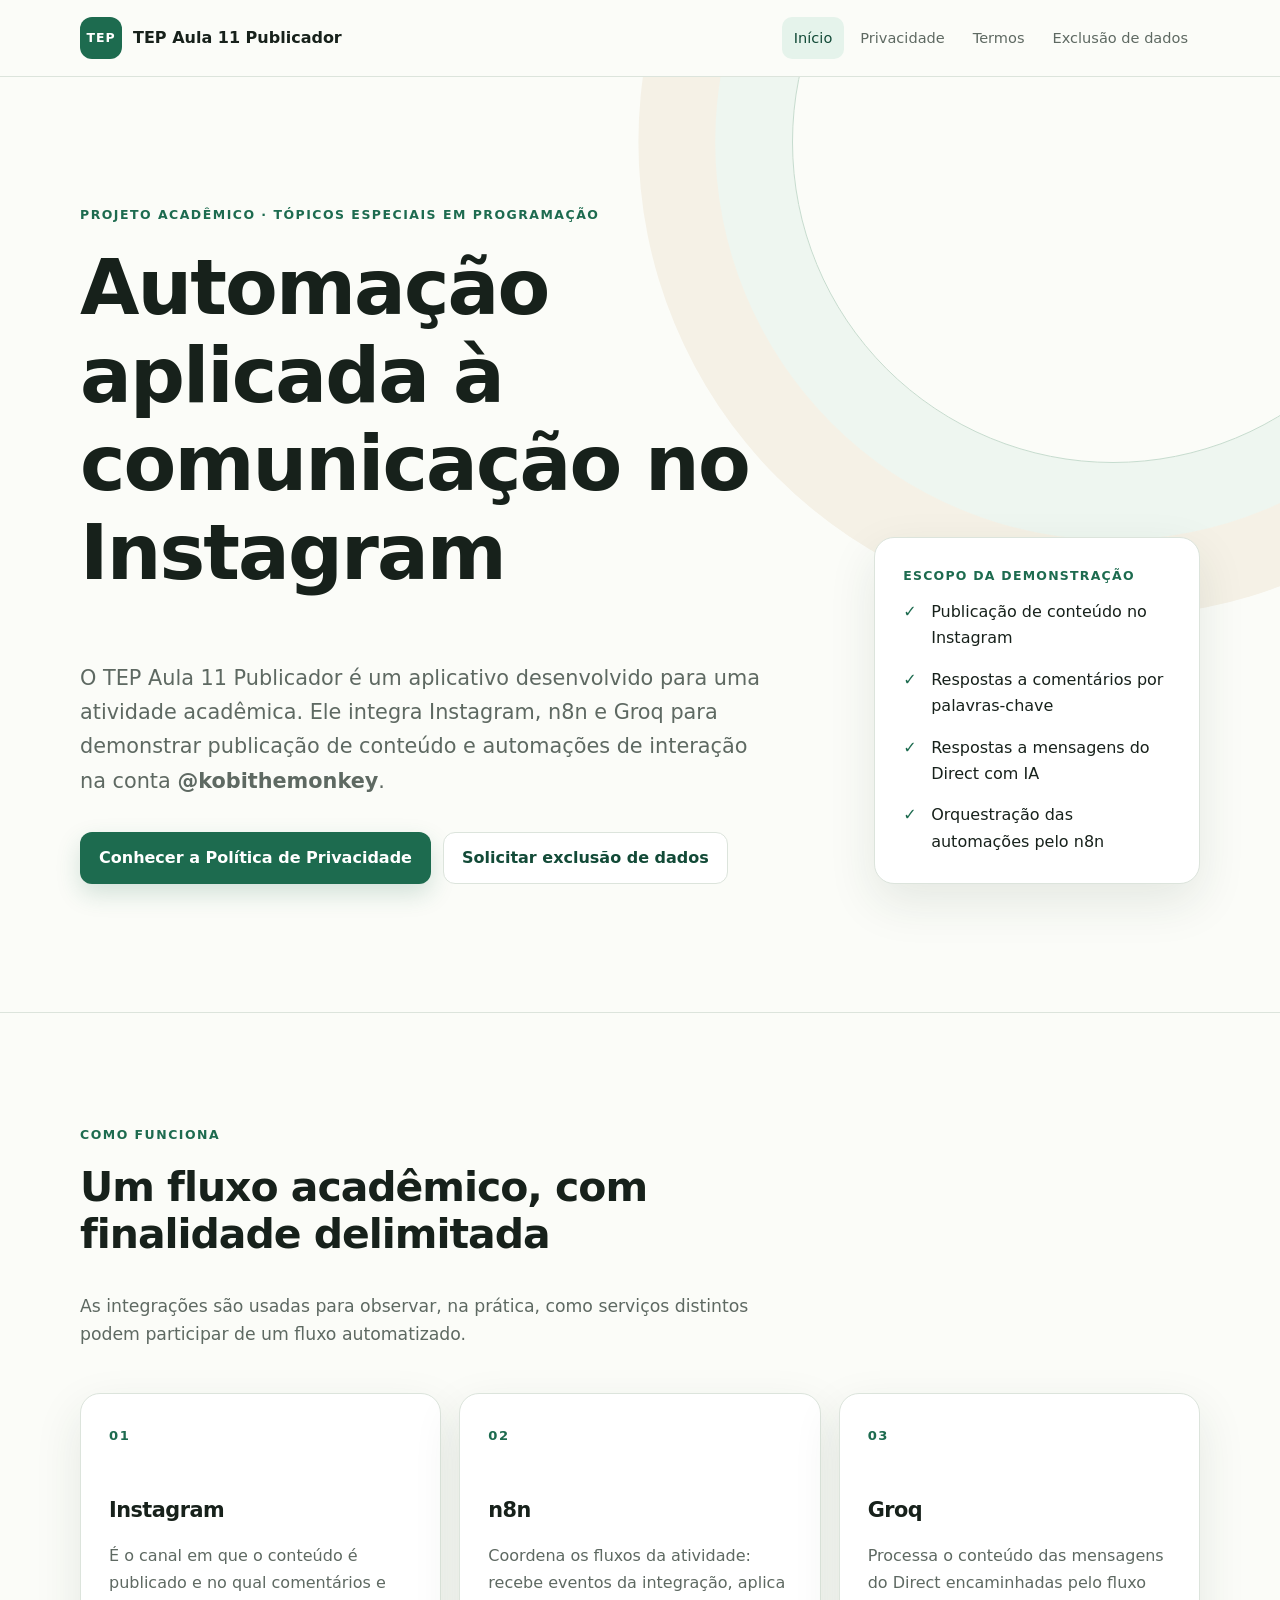
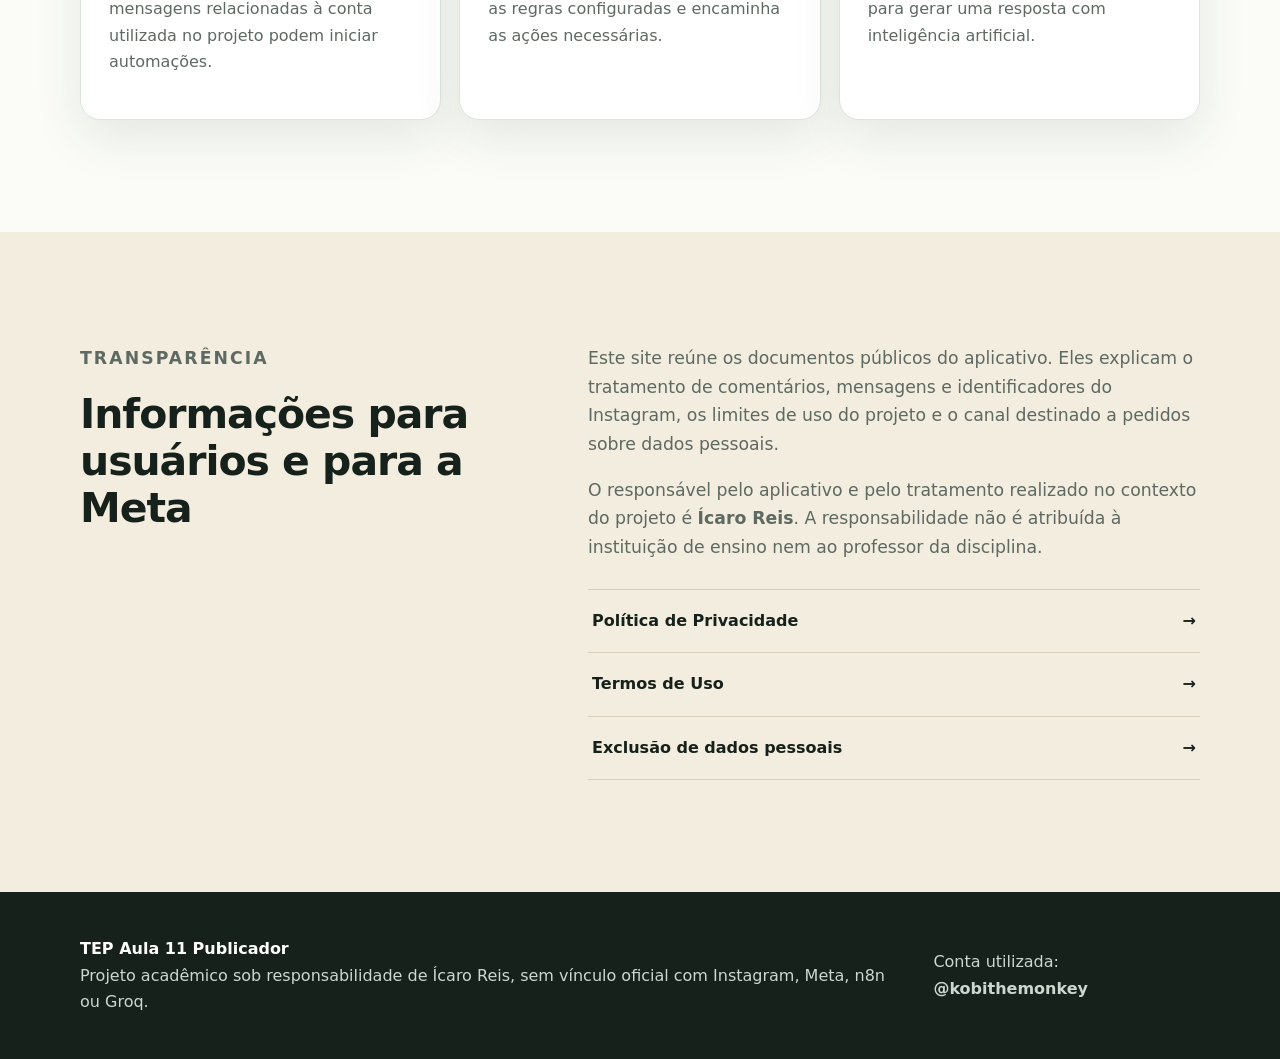
<file: index.html>
<!doctype html>
<html lang="pt-BR">
  <head>
    <meta charset="utf-8">
    <meta name="viewport" content="width=device-width, initial-scale=1">
    <meta name="description" content="Informações públicas sobre o aplicativo acadêmico TEP Aula 11 Publicador.">
    <title>TEP Aula 11 Publicador</title>
    <link rel="stylesheet" href="styles.css">
  </head>
  <body>
    <a class="skip-link" href="#conteudo">Pular para o conteúdo</a>
    <header class="site-header">
      <div class="container header-inner">
        <a class="brand" href="index.html" aria-label="TEP Aula 11 Publicador — início">
          <span class="brand-mark" aria-hidden="true">TEP</span>
          <span>TEP Aula 11 Publicador</span>
        </a>
        <nav aria-label="Navegação principal">
          <ul class="nav-list">
            <li><a href="index.html" aria-current="page">Início</a></li>
            <li><a href="privacidade.html">Privacidade</a></li>
            <li><a href="termos.html">Termos</a></li>
            <li><a href="exclusao-de-dados.html">Exclusão de dados</a></li>
          </ul>
        </nav>
      </div>
    </header>

    <main id="conteudo">
      <section class="hero">
        <div class="container hero-grid">
          <div>
            <p class="eyebrow">Projeto acadêmico · Tópicos Especiais em Programação</p>
            <h1>Automação aplicada à comunicação no Instagram</h1>
            <p class="hero-copy">
              O TEP Aula 11 Publicador é um aplicativo desenvolvido para uma atividade acadêmica. Ele integra Instagram, n8n e Groq para demonstrar publicação de conteúdo e automações de interação na conta <strong>@kobithemonkey</strong>.
            </p>
            <div class="hero-actions">
              <a class="button button-primary" href="privacidade.html">Conhecer a Política de Privacidade</a>
              <a class="button button-secondary" href="exclusao-de-dados.html">Solicitar exclusão de dados</a>
            </div>
          </div>
          <aside class="summary-card" aria-label="Resumo do projeto">
            <p class="card-label">Escopo da demonstração</p>
            <ul class="check-list">
              <li>Publicação de conteúdo no Instagram</li>
              <li>Respostas a comentários por palavras-chave</li>
              <li>Respostas a mensagens do Direct com IA</li>
              <li>Orquestração das automações pelo n8n</li>
            </ul>
          </aside>
        </div>
      </section>

      <section class="section">
        <div class="container">
          <div class="section-heading">
            <p class="eyebrow">Como funciona</p>
            <h2>Um fluxo acadêmico, com finalidade delimitada</h2>
            <p>As integrações são usadas para observar, na prática, como serviços distintos podem participar de um fluxo automatizado.</p>
          </div>
          <div class="feature-grid">
            <article class="feature-card">
              <span class="feature-number">01</span>
              <h3>Instagram</h3>
              <p>É o canal em que o conteúdo é publicado e no qual comentários e mensagens relacionadas à conta utilizada no projeto podem iniciar automações.</p>
            </article>
            <article class="feature-card">
              <span class="feature-number">02</span>
              <h3>n8n</h3>
              <p>Coordena os fluxos da atividade: recebe eventos da integração, aplica as regras configuradas e encaminha as ações necessárias.</p>
            </article>
            <article class="feature-card">
              <span class="feature-number">03</span>
              <h3>Groq</h3>
              <p>Processa o conteúdo das mensagens do Direct encaminhadas pelo fluxo para gerar uma resposta com inteligência artificial.</p>
            </article>
          </div>
        </div>
      </section>

      <section class="section section-muted">
        <div class="container split-panel">
          <div>
            <p class="eyebrow">Transparência</p>
            <h2>Informações para usuários e para a Meta</h2>
          </div>
          <div>
            <p>Este site reúne os documentos públicos do aplicativo. Eles explicam o tratamento de comentários, mensagens e identificadores do Instagram, os limites de uso do projeto e o canal destinado a pedidos sobre dados pessoais.</p>
            <p>O responsável pelo aplicativo e pelo tratamento realizado no contexto do projeto é <strong>Ícaro Reis</strong>. A responsabilidade não é atribuída à instituição de ensino nem ao professor da disciplina.</p>
            <div class="document-links">
              <a href="privacidade.html"><span>Política de Privacidade</span><span aria-hidden="true">→</span></a>
              <a href="termos.html"><span>Termos de Uso</span><span aria-hidden="true">→</span></a>
              <a href="exclusao-de-dados.html"><span>Exclusão de dados pessoais</span><span aria-hidden="true">→</span></a>
            </div>
          </div>
        </div>
      </section>
    </main>

    <footer class="site-footer">
      <div class="container footer-inner">
        <div>
          <p class="footer-title">TEP Aula 11 Publicador</p>
          <p>Projeto acadêmico sob responsabilidade de Ícaro Reis, sem vínculo oficial com Instagram, Meta, n8n ou Groq.</p>
        </div>
        <p>Conta utilizada: <strong>@kobithemonkey</strong></p>
      </div>
    </footer>
  </body>
</html>
</file>
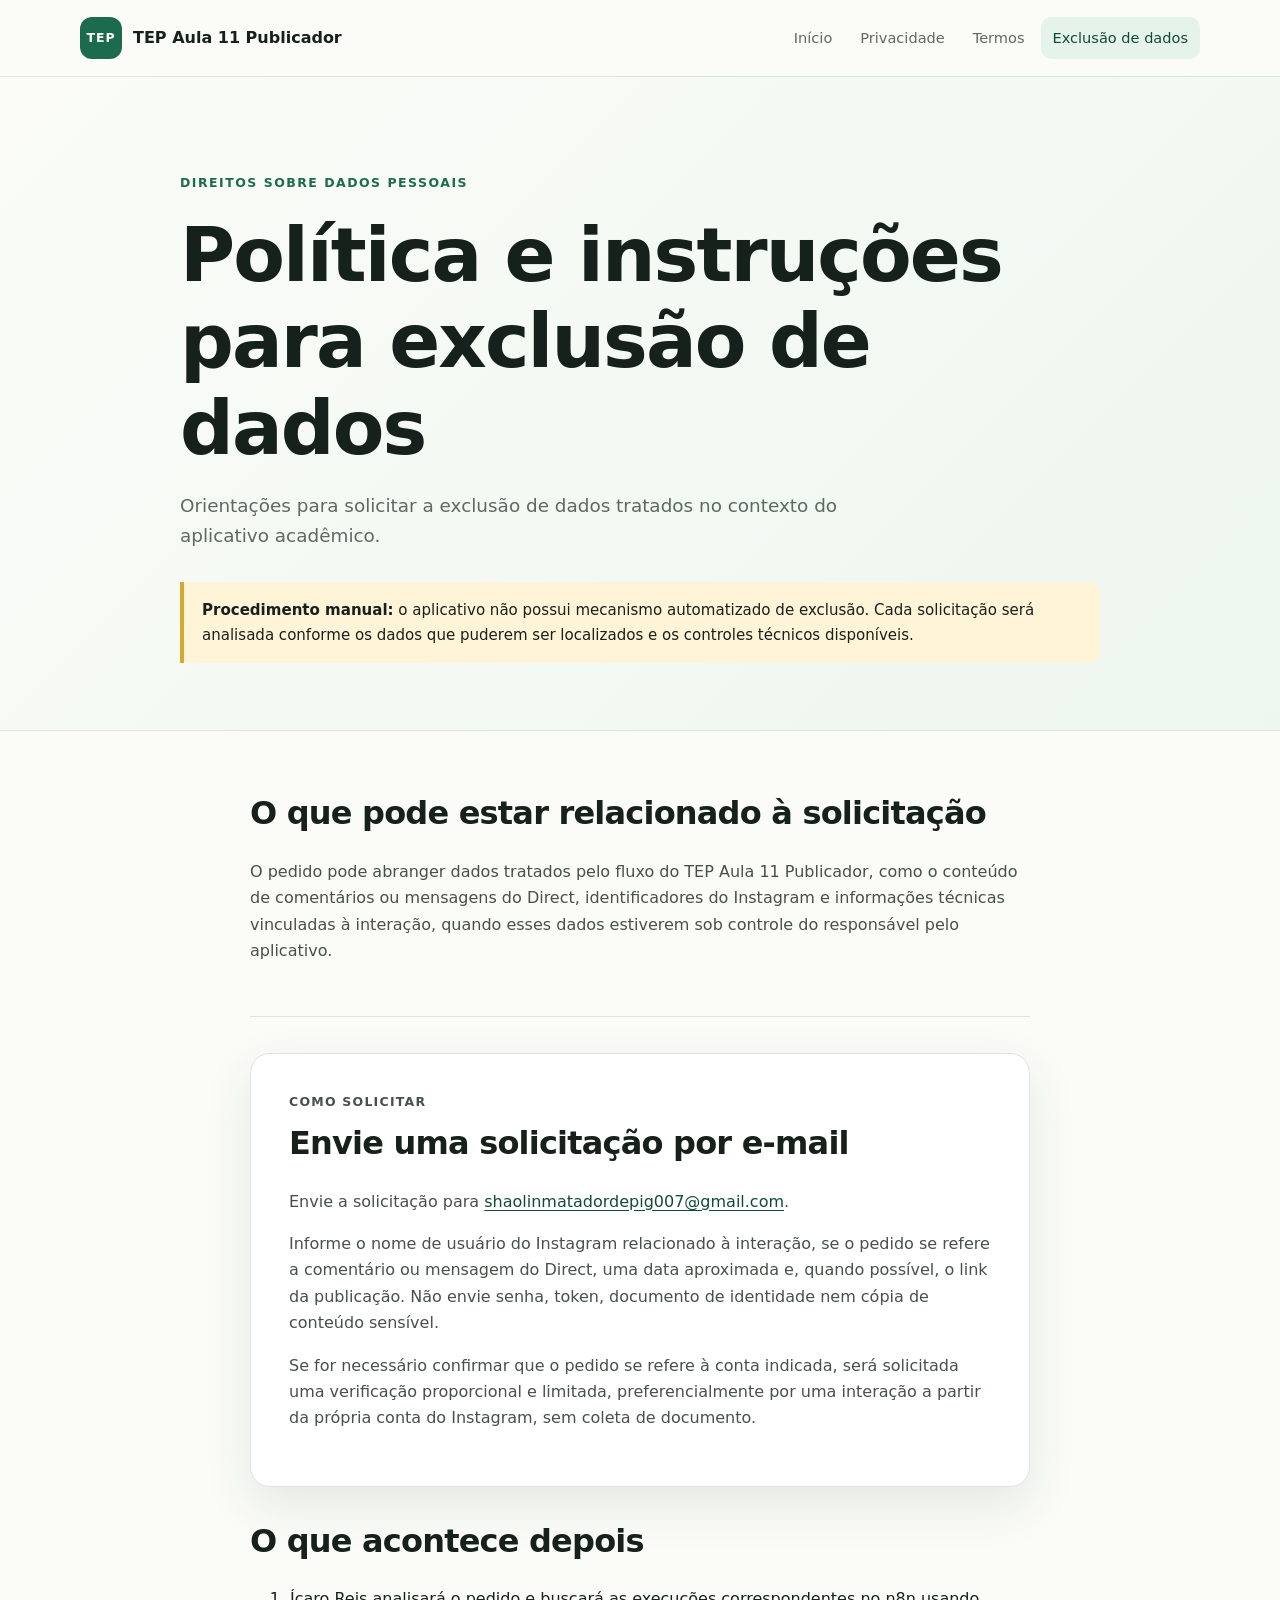
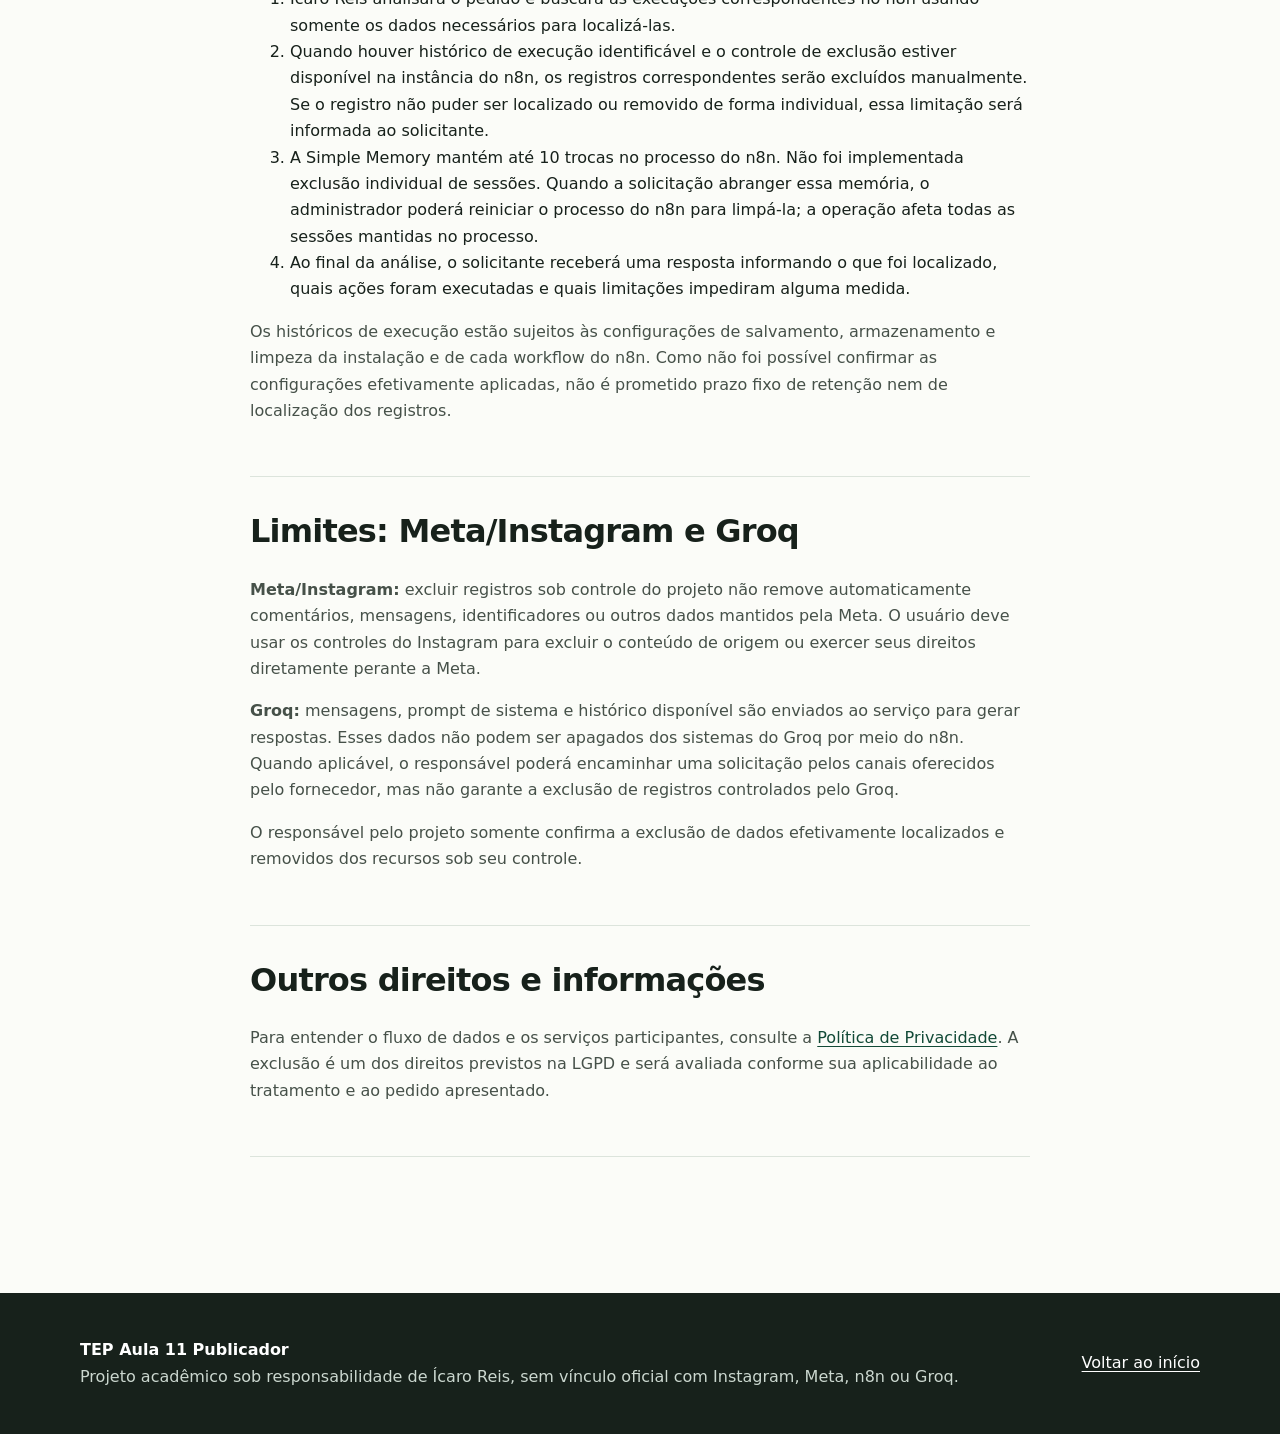
<file: exclusao-de-dados.html>
<!doctype html>
<html lang="pt-BR">
  <head>
    <meta charset="utf-8">
    <meta name="viewport" content="width=device-width, initial-scale=1">
    <meta name="description" content="Política e instruções para exclusão de dados pessoais do TEP Aula 11 Publicador.">
    <title>Exclusão de dados | TEP Aula 11 Publicador</title>
    <link rel="stylesheet" href="styles.css">
  </head>
  <body>
    <a class="skip-link" href="#conteudo">Pular para o conteúdo</a>
    <header class="site-header"><div class="container header-inner"><a class="brand" href="index.html" aria-label="TEP Aula 11 Publicador — início"><span class="brand-mark" aria-hidden="true">TEP</span><span>TEP Aula 11 Publicador</span></a><nav aria-label="Navegação principal"><ul class="nav-list"><li><a href="index.html">Início</a></li><li><a href="privacidade.html">Privacidade</a></li><li><a href="termos.html">Termos</a></li><li><a href="exclusao-de-dados.html" aria-current="page">Exclusão de dados</a></li></ul></nav></div></header>

    <main id="conteudo" class="legal-main">
      <header class="legal-hero"><div class="container legal-intro"><p class="eyebrow">Direitos sobre dados pessoais</p><h1>Política e instruções para exclusão de dados</h1><p>Orientações para solicitar a exclusão de dados tratados no contexto do aplicativo acadêmico.</p><p class="draft-notice"><strong>Procedimento manual:</strong> o aplicativo não possui mecanismo automatizado de exclusão. Cada solicitação será analisada conforme os dados que puderem ser localizados e os controles técnicos disponíveis.</p></div></header>
      <div class="container narrow-content">
        <section>
          <h2>O que pode estar relacionado à solicitação</h2>
          <p>O pedido pode abranger dados tratados pelo fluxo do TEP Aula 11 Publicador, como o conteúdo de comentários ou mensagens do Direct, identificadores do Instagram e informações técnicas vinculadas à interação, quando esses dados estiverem sob controle do responsável pelo aplicativo.</p>
        </section>

        <section class="instruction-card">
          <p class="card-label">Como solicitar</p>
          <h2>Envie uma solicitação por e-mail</h2>
          <p>Envie a solicitação para <a href="mailto:shaolinmatadordepig007@gmail.com">shaolinmatadordepig007@gmail.com</a>.</p>
          <p>Informe o nome de usuário do Instagram relacionado à interação, se o pedido se refere a comentário ou mensagem do Direct, uma data aproximada e, quando possível, o link da publicação. Não envie senha, token, documento de identidade nem cópia de conteúdo sensível.</p>
          <p>Se for necessário confirmar que o pedido se refere à conta indicada, será solicitada uma verificação proporcional e limitada, preferencialmente por uma interação a partir da própria conta do Instagram, sem coleta de documento.</p>
        </section>

        <section>
          <h2>O que acontece depois</h2>
          <ol>
            <li>Ícaro Reis analisará o pedido e buscará as execuções correspondentes no n8n usando somente os dados necessários para localizá-las.</li>
            <li>Quando houver histórico de execução identificável e o controle de exclusão estiver disponível na instância do n8n, os registros correspondentes serão excluídos manualmente. Se o registro não puder ser localizado ou removido de forma individual, essa limitação será informada ao solicitante.</li>
            <li>A Simple Memory mantém até 10 trocas no processo do n8n. Não foi implementada exclusão individual de sessões. Quando a solicitação abranger essa memória, o administrador poderá reiniciar o processo do n8n para limpá-la; a operação afeta todas as sessões mantidas no processo.</li>
            <li>Ao final da análise, o solicitante receberá uma resposta informando o que foi localizado, quais ações foram executadas e quais limitações impediram alguma medida.</li>
          </ol>
          <p>Os históricos de execução estão sujeitos às configurações de salvamento, armazenamento e limpeza da instalação e de cada workflow do n8n. Como não foi possível confirmar as configurações efetivamente aplicadas, não é prometido prazo fixo de retenção nem de localização dos registros.</p>
        </section>

        <section>
          <h2>Limites: Meta/Instagram e Groq</h2>
          <p><strong>Meta/Instagram:</strong> excluir registros sob controle do projeto não remove automaticamente comentários, mensagens, identificadores ou outros dados mantidos pela Meta. O usuário deve usar os controles do Instagram para excluir o conteúdo de origem ou exercer seus direitos diretamente perante a Meta.</p>
          <p><strong>Groq:</strong> mensagens, prompt de sistema e histórico disponível são enviados ao serviço para gerar respostas. Esses dados não podem ser apagados dos sistemas do Groq por meio do n8n. Quando aplicável, o responsável poderá encaminhar uma solicitação pelos canais oferecidos pelo fornecedor, mas não garante a exclusão de registros controlados pelo Groq.</p>
          <p>O responsável pelo projeto somente confirma a exclusão de dados efetivamente localizados e removidos dos recursos sob seu controle.</p>
        </section>

        <section>
          <h2>Outros direitos e informações</h2>
          <p>Para entender o fluxo de dados e os serviços participantes, consulte a <a href="privacidade.html">Política de Privacidade</a>. A exclusão é um dos direitos previstos na LGPD e será avaliada conforme sua aplicabilidade ao tratamento e ao pedido apresentado.</p>
        </section>
      </div>
    </main>
    <footer class="site-footer"><div class="container footer-inner"><div><p class="footer-title">TEP Aula 11 Publicador</p><p>Projeto acadêmico sob responsabilidade de Ícaro Reis, sem vínculo oficial com Instagram, Meta, n8n ou Groq.</p></div><a href="index.html">Voltar ao início</a></div></footer>
  </body>
</html>
</file>
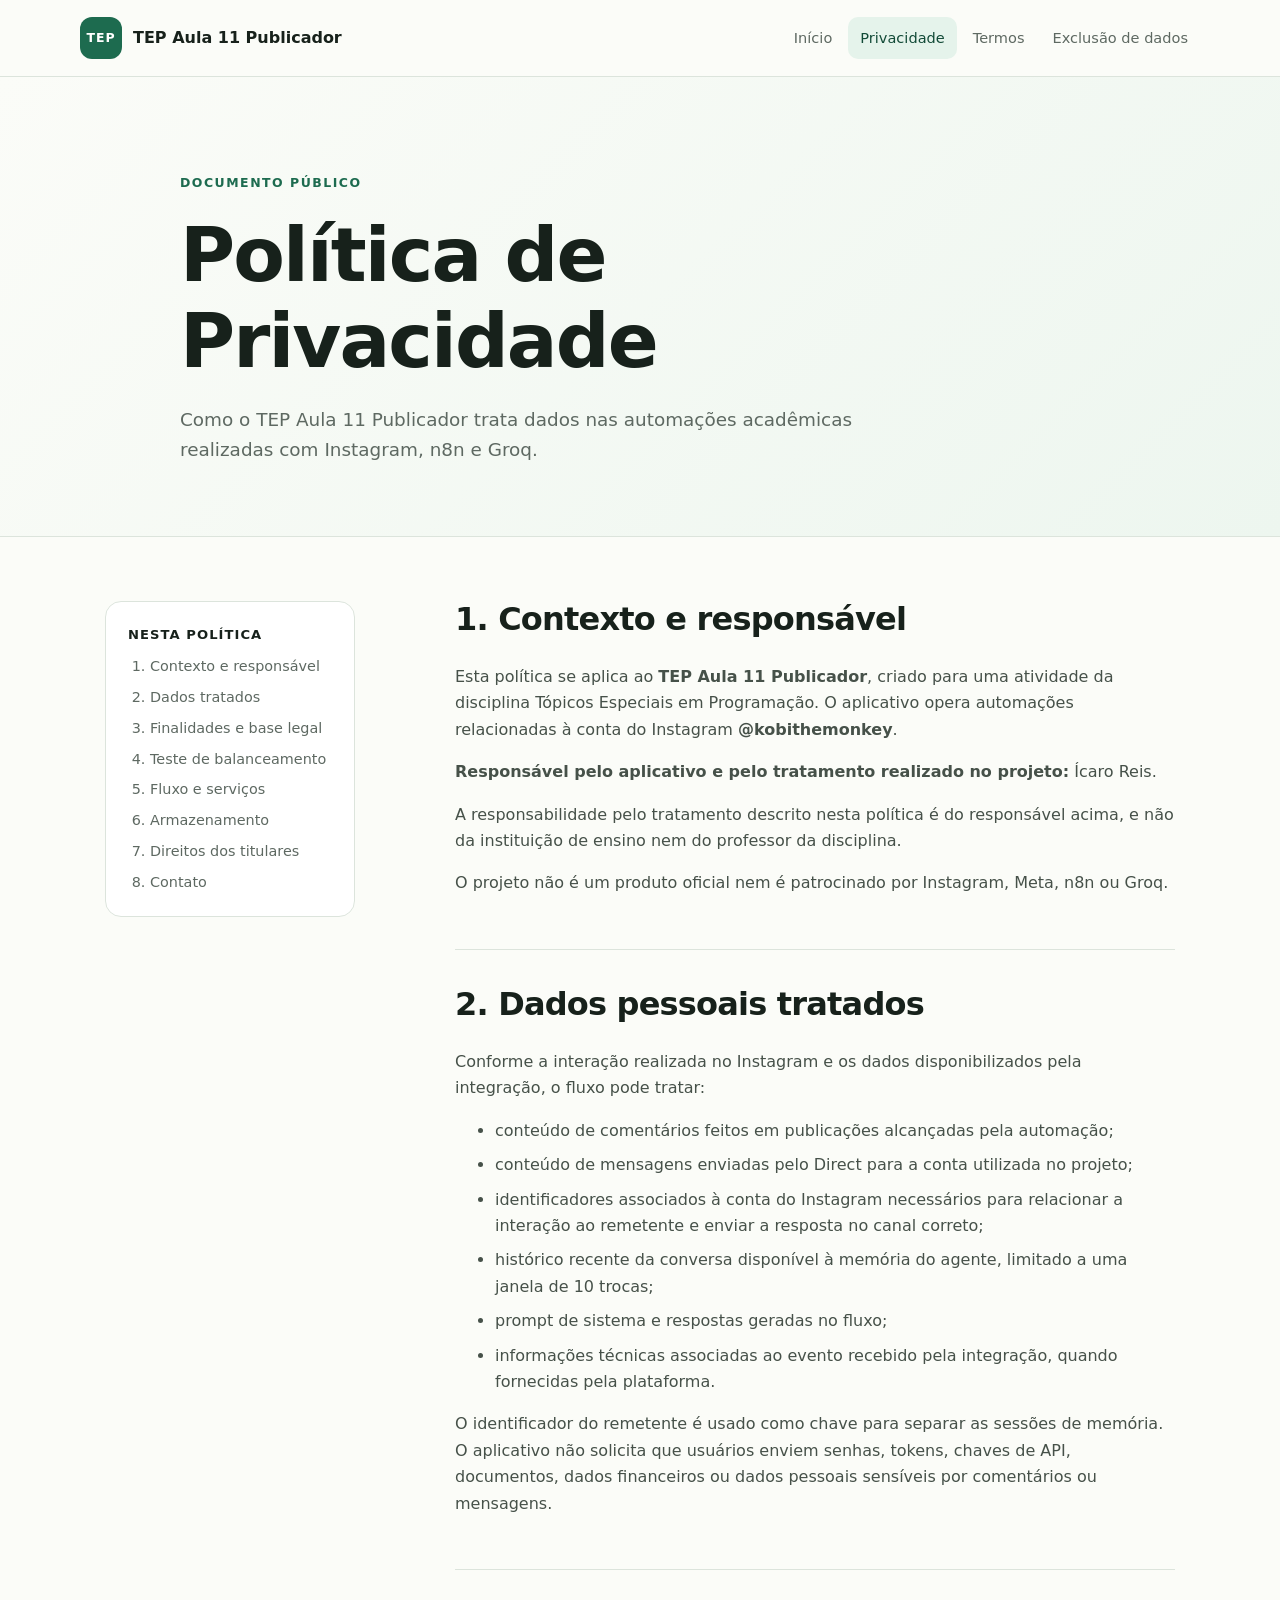
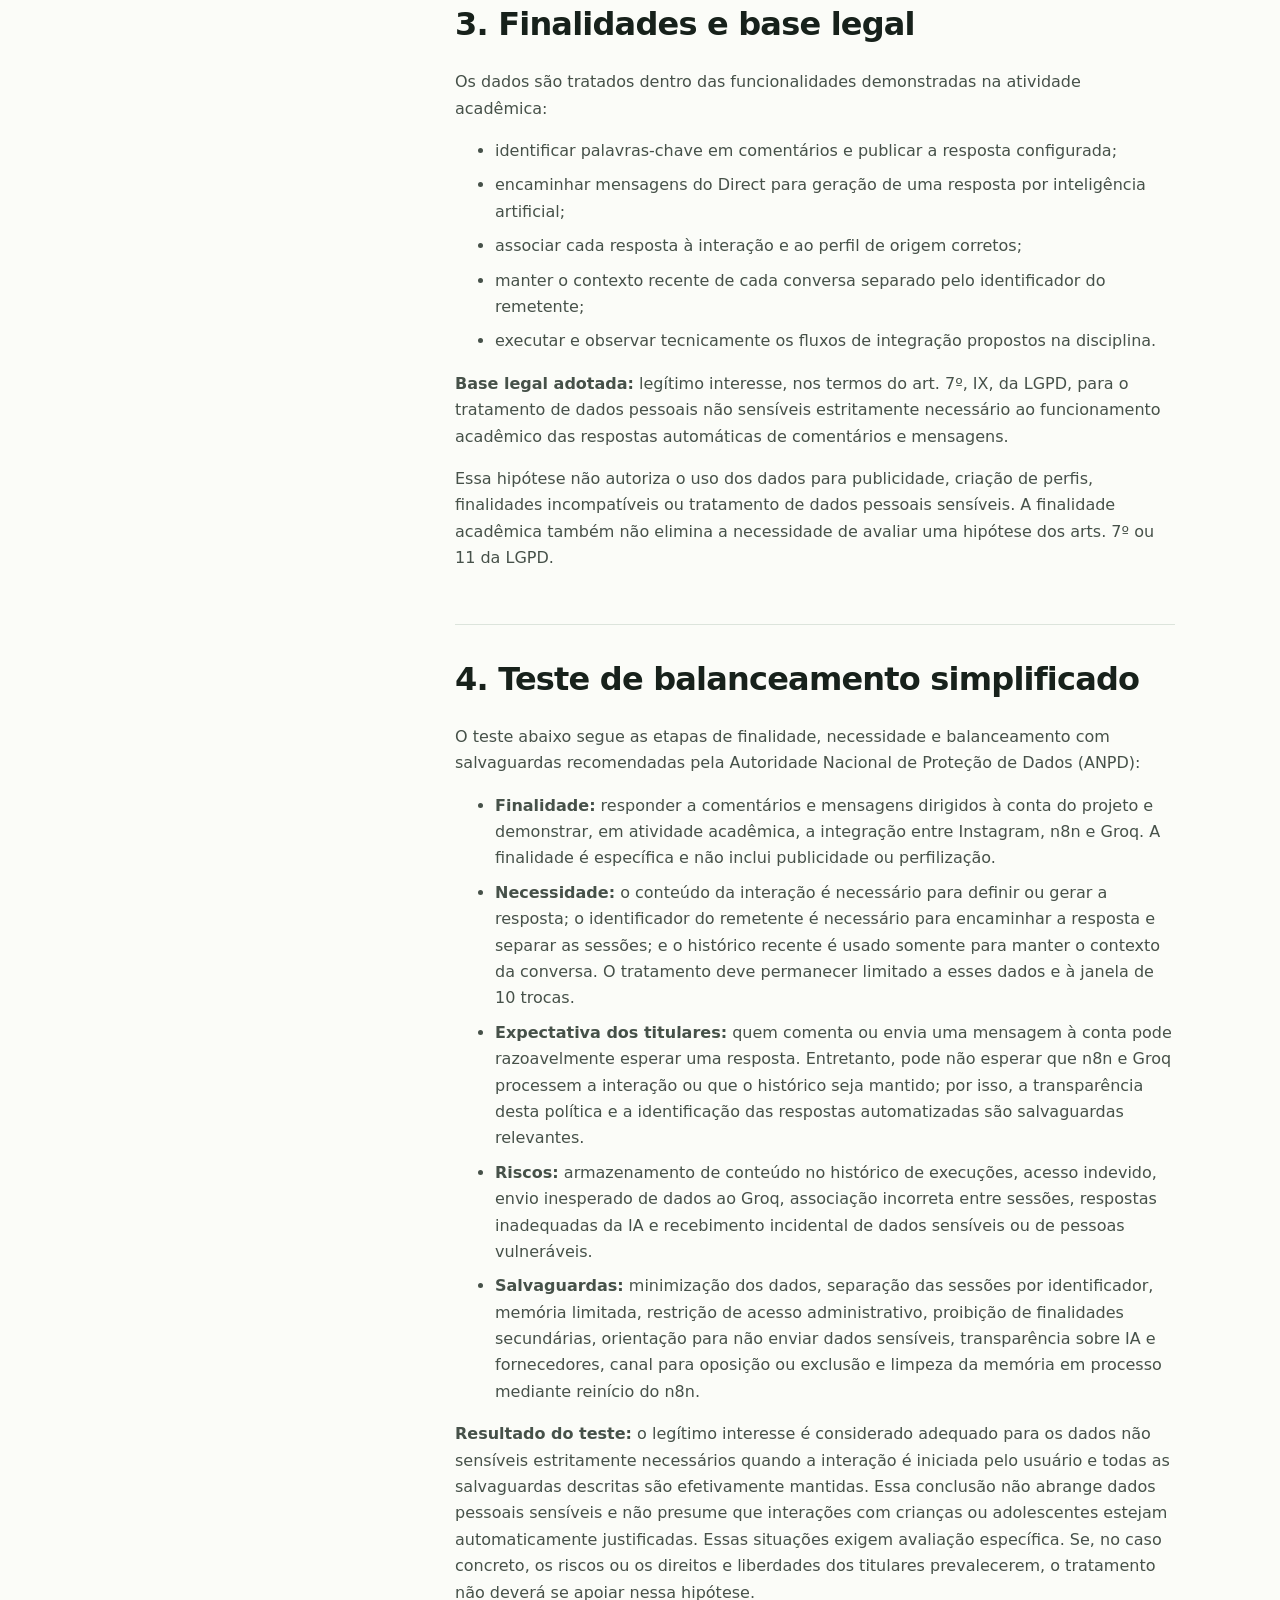
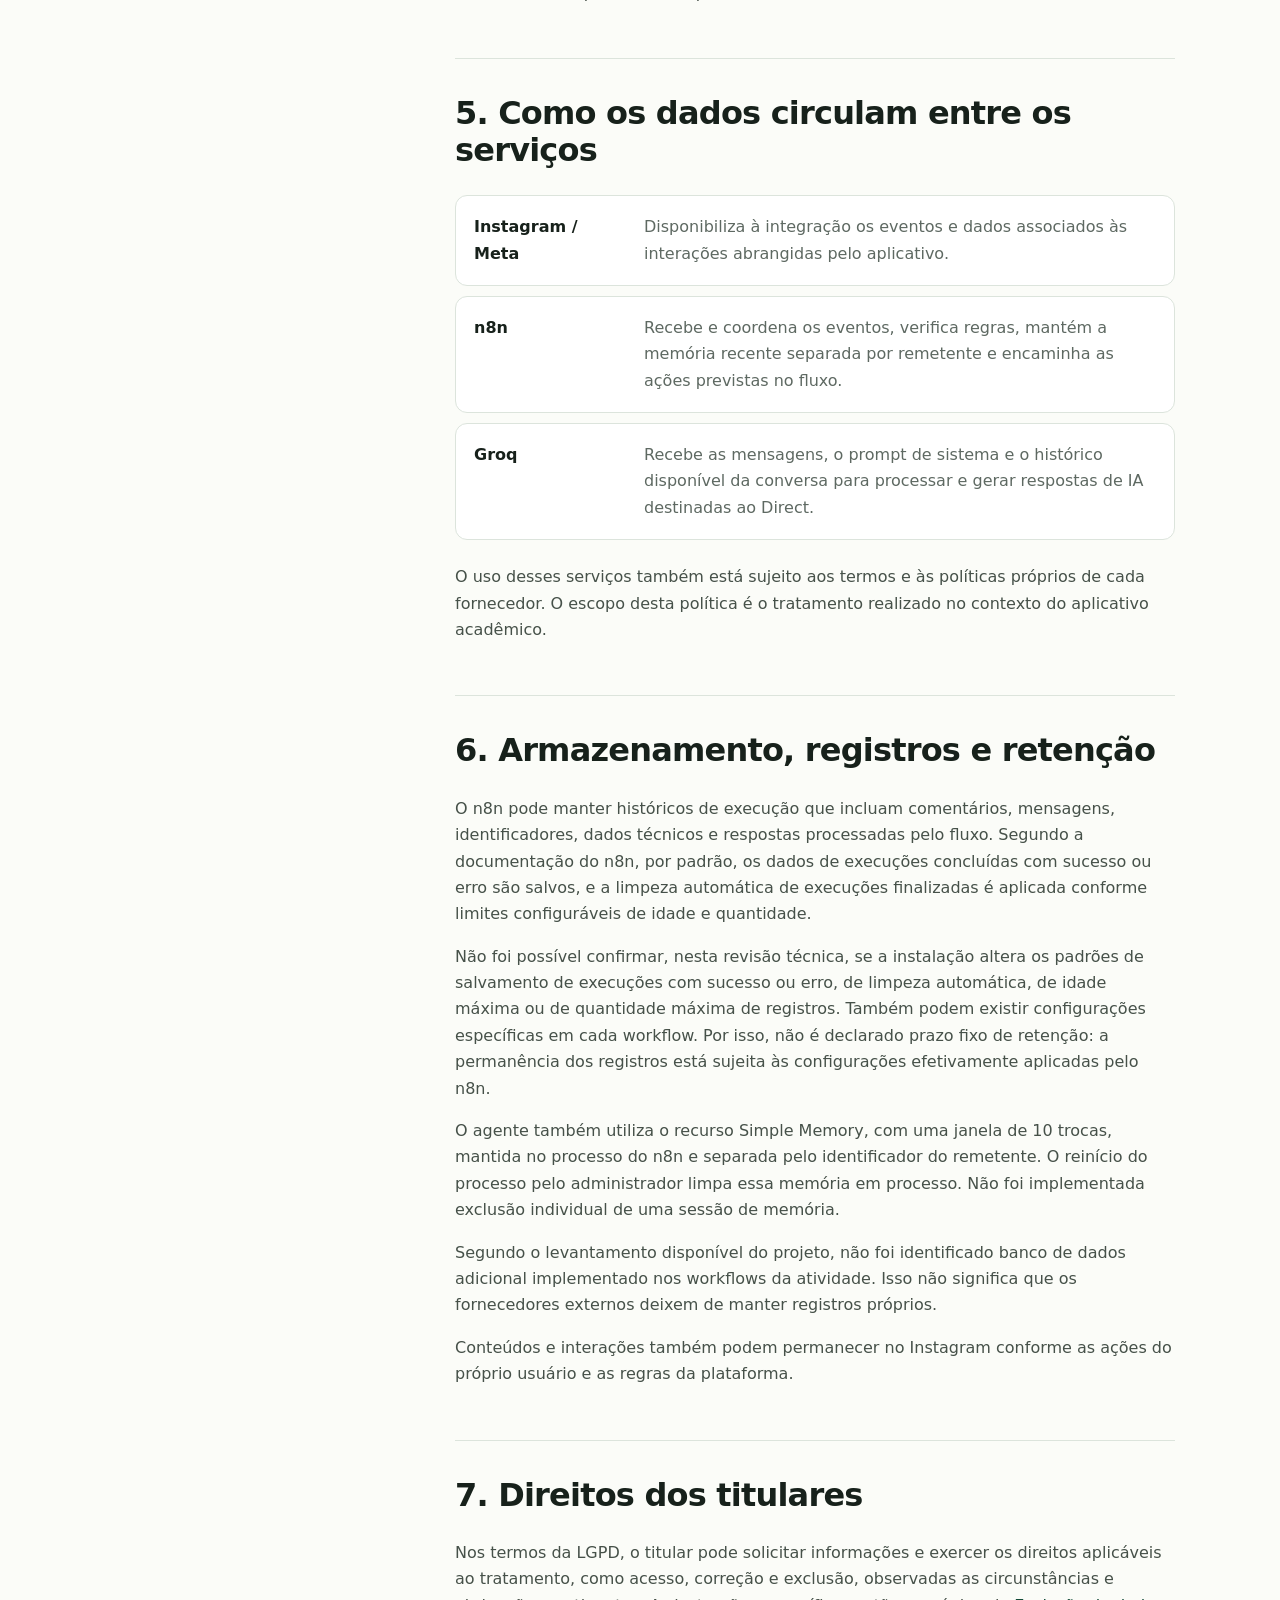
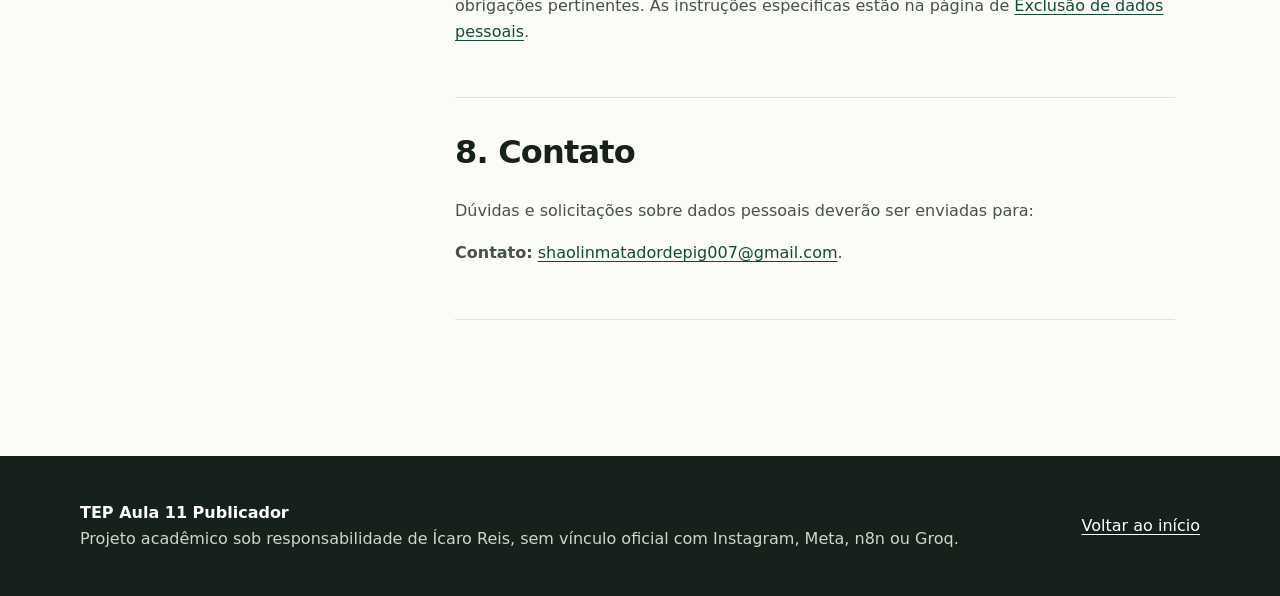
<file: privacidade.html>
<!doctype html>
<html lang="pt-BR">
  <head>
    <meta charset="utf-8">
    <meta name="viewport" content="width=device-width, initial-scale=1">
    <meta name="description" content="Política de Privacidade do aplicativo acadêmico TEP Aula 11 Publicador.">
    <title>Política de Privacidade | TEP Aula 11 Publicador</title>
    <link rel="stylesheet" href="styles.css">
  </head>
  <body>
    <a class="skip-link" href="#conteudo">Pular para o conteúdo</a>
    <header class="site-header">
      <div class="container header-inner">
        <a class="brand" href="index.html" aria-label="TEP Aula 11 Publicador — início"><span class="brand-mark" aria-hidden="true">TEP</span><span>TEP Aula 11 Publicador</span></a>
        <nav aria-label="Navegação principal">
          <ul class="nav-list">
            <li><a href="index.html">Início</a></li>
            <li><a href="privacidade.html" aria-current="page">Privacidade</a></li>
            <li><a href="termos.html">Termos</a></li>
            <li><a href="exclusao-de-dados.html">Exclusão de dados</a></li>
          </ul>
        </nav>
      </div>
    </header>

    <main id="conteudo" class="legal-main">
      <header class="legal-hero">
        <div class="container legal-intro">
          <p class="eyebrow">Documento público</p>
          <h1>Política de Privacidade</h1>
          <p>Como o TEP Aula 11 Publicador trata dados nas automações acadêmicas realizadas com Instagram, n8n e Groq.</p>
        </div>
      </header>

      <div class="container legal-layout">
        <aside class="legal-index" aria-label="Nesta política">
          <p>Nesta política</p>
          <ol>
            <li><a href="#contexto">Contexto e responsável</a></li>
            <li><a href="#dados">Dados tratados</a></li>
            <li><a href="#finalidades">Finalidades e base legal</a></li>
            <li><a href="#balanceamento">Teste de balanceamento</a></li>
            <li><a href="#fluxo">Fluxo e serviços</a></li>
            <li><a href="#armazenamento">Armazenamento</a></li>
            <li><a href="#direitos">Direitos dos titulares</a></li>
            <li><a href="#contato">Contato</a></li>
          </ol>
        </aside>

        <article class="legal-content">
          <section id="contexto">
            <h2>1. Contexto e responsável</h2>
            <p>Esta política se aplica ao <strong>TEP Aula 11 Publicador</strong>, criado para uma atividade da disciplina Tópicos Especiais em Programação. O aplicativo opera automações relacionadas à conta do Instagram <strong>@kobithemonkey</strong>.</p>
            <p><strong>Responsável pelo aplicativo e pelo tratamento realizado no projeto:</strong> Ícaro Reis.</p>
            <p>A responsabilidade pelo tratamento descrito nesta política é do responsável acima, e não da instituição de ensino nem do professor da disciplina.</p>
            <p>O projeto não é um produto oficial nem é patrocinado por Instagram, Meta, n8n ou Groq.</p>
          </section>

          <section id="dados">
            <h2>2. Dados pessoais tratados</h2>
            <p>Conforme a interação realizada no Instagram e os dados disponibilizados pela integração, o fluxo pode tratar:</p>
            <ul>
              <li>conteúdo de comentários feitos em publicações alcançadas pela automação;</li>
              <li>conteúdo de mensagens enviadas pelo Direct para a conta utilizada no projeto;</li>
              <li>identificadores associados à conta do Instagram necessários para relacionar a interação ao remetente e enviar a resposta no canal correto;</li>
              <li>histórico recente da conversa disponível à memória do agente, limitado a uma janela de 10 trocas;</li>
              <li>prompt de sistema e respostas geradas no fluxo;</li>
              <li>informações técnicas associadas ao evento recebido pela integração, quando fornecidas pela plataforma.</li>
            </ul>
            <p>O identificador do remetente é usado como chave para separar as sessões de memória. O aplicativo não solicita que usuários enviem senhas, tokens, chaves de API, documentos, dados financeiros ou dados pessoais sensíveis por comentários ou mensagens.</p>
          </section>

          <section id="finalidades">
            <h2>3. Finalidades e base legal</h2>
            <p>Os dados são tratados dentro das funcionalidades demonstradas na atividade acadêmica:</p>
            <ul>
              <li>identificar palavras-chave em comentários e publicar a resposta configurada;</li>
              <li>encaminhar mensagens do Direct para geração de uma resposta por inteligência artificial;</li>
              <li>associar cada resposta à interação e ao perfil de origem corretos;</li>
              <li>manter o contexto recente de cada conversa separado pelo identificador do remetente;</li>
              <li>executar e observar tecnicamente os fluxos de integração propostos na disciplina.</li>
            </ul>
            <p><strong>Base legal adotada:</strong> legítimo interesse, nos termos do art. 7º, IX, da LGPD, para o tratamento de dados pessoais não sensíveis estritamente necessário ao funcionamento acadêmico das respostas automáticas de comentários e mensagens.</p>
            <p>Essa hipótese não autoriza o uso dos dados para publicidade, criação de perfis, finalidades incompatíveis ou tratamento de dados pessoais sensíveis. A finalidade acadêmica também não elimina a necessidade de avaliar uma hipótese dos arts. 7º ou 11 da LGPD.</p>
          </section>

          <section id="balanceamento">
            <h2>4. Teste de balanceamento simplificado</h2>
            <p>O teste abaixo segue as etapas de finalidade, necessidade e balanceamento com salvaguardas recomendadas pela Autoridade Nacional de Proteção de Dados (ANPD):</p>
            <ul>
              <li><strong>Finalidade:</strong> responder a comentários e mensagens dirigidos à conta do projeto e demonstrar, em atividade acadêmica, a integração entre Instagram, n8n e Groq. A finalidade é específica e não inclui publicidade ou perfilização.</li>
              <li><strong>Necessidade:</strong> o conteúdo da interação é necessário para definir ou gerar a resposta; o identificador do remetente é necessário para encaminhar a resposta e separar as sessões; e o histórico recente é usado somente para manter o contexto da conversa. O tratamento deve permanecer limitado a esses dados e à janela de 10 trocas.</li>
              <li><strong>Expectativa dos titulares:</strong> quem comenta ou envia uma mensagem à conta pode razoavelmente esperar uma resposta. Entretanto, pode não esperar que n8n e Groq processem a interação ou que o histórico seja mantido; por isso, a transparência desta política e a identificação das respostas automatizadas são salvaguardas relevantes.</li>
              <li><strong>Riscos:</strong> armazenamento de conteúdo no histórico de execuções, acesso indevido, envio inesperado de dados ao Groq, associação incorreta entre sessões, respostas inadequadas da IA e recebimento incidental de dados sensíveis ou de pessoas vulneráveis.</li>
              <li><strong>Salvaguardas:</strong> minimização dos dados, separação das sessões por identificador, memória limitada, restrição de acesso administrativo, proibição de finalidades secundárias, orientação para não enviar dados sensíveis, transparência sobre IA e fornecedores, canal para oposição ou exclusão e limpeza da memória em processo mediante reinício do n8n.</li>
            </ul>
            <p><strong>Resultado do teste:</strong> o legítimo interesse é considerado adequado para os dados não sensíveis estritamente necessários quando a interação é iniciada pelo usuário e todas as salvaguardas descritas são efetivamente mantidas. Essa conclusão não abrange dados pessoais sensíveis e não presume que interações com crianças ou adolescentes estejam automaticamente justificadas. Essas situações exigem avaliação específica. Se, no caso concreto, os riscos ou os direitos e liberdades dos titulares prevalecerem, o tratamento não deverá se apoiar nessa hipótese.</p>
          </section>

          <section id="fluxo">
            <h2>5. Como os dados circulam entre os serviços</h2>
            <div class="flow-list" aria-label="Fluxo simplificado de dados">
              <div><strong>Instagram / Meta</strong><span>Disponibiliza à integração os eventos e dados associados às interações abrangidas pelo aplicativo.</span></div>
              <div><strong>n8n</strong><span>Recebe e coordena os eventos, verifica regras, mantém a memória recente separada por remetente e encaminha as ações previstas no fluxo.</span></div>
              <div><strong>Groq</strong><span>Recebe as mensagens, o prompt de sistema e o histórico disponível da conversa para processar e gerar respostas de IA destinadas ao Direct.</span></div>
            </div>
            <p>O uso desses serviços também está sujeito aos termos e às políticas próprios de cada fornecedor. O escopo desta política é o tratamento realizado no contexto do aplicativo acadêmico.</p>
          </section>

          <section id="armazenamento">
            <h2>6. Armazenamento, registros e retenção</h2>
            <p>O n8n pode manter históricos de execução que incluam comentários, mensagens, identificadores, dados técnicos e respostas processadas pelo fluxo. Segundo a documentação do n8n, por padrão, os dados de execuções concluídas com sucesso ou erro são salvos, e a limpeza automática de execuções finalizadas é aplicada conforme limites configuráveis de idade e quantidade.</p>
            <p>Não foi possível confirmar, nesta revisão técnica, se a instalação altera os padrões de salvamento de execuções com sucesso ou erro, de limpeza automática, de idade máxima ou de quantidade máxima de registros. Também podem existir configurações específicas em cada workflow. Por isso, não é declarado prazo fixo de retenção: a permanência dos registros está sujeita às configurações efetivamente aplicadas pelo n8n.</p>
            <p>O agente também utiliza o recurso Simple Memory, com uma janela de 10 trocas, mantida no processo do n8n e separada pelo identificador do remetente. O reinício do processo pelo administrador limpa essa memória em processo. Não foi implementada exclusão individual de uma sessão de memória.</p>
            <p>Segundo o levantamento disponível do projeto, não foi identificado banco de dados adicional implementado nos workflows da atividade. Isso não significa que os fornecedores externos deixem de manter registros próprios.</p>
            <p>Conteúdos e interações também podem permanecer no Instagram conforme as ações do próprio usuário e as regras da plataforma.</p>
          </section>

          <section id="direitos">
            <h2>7. Direitos dos titulares</h2>
            <p>Nos termos da LGPD, o titular pode solicitar informações e exercer os direitos aplicáveis ao tratamento, como acesso, correção e exclusão, observadas as circunstâncias e obrigações pertinentes. As instruções específicas estão na página de <a href="exclusao-de-dados.html">Exclusão de dados pessoais</a>.</p>
          </section>

          <section id="contato">
            <h2>8. Contato</h2>
            <p>Dúvidas e solicitações sobre dados pessoais deverão ser enviadas para:</p>
            <p><strong>Contato:</strong> <a href="mailto:shaolinmatadordepig007@gmail.com">shaolinmatadordepig007@gmail.com</a>.</p>
          </section>
        </article>
      </div>
    </main>

    <footer class="site-footer"><div class="container footer-inner"><div><p class="footer-title">TEP Aula 11 Publicador</p><p>Projeto acadêmico sob responsabilidade de Ícaro Reis, sem vínculo oficial com Instagram, Meta, n8n ou Groq.</p></div><a href="index.html">Voltar ao início</a></div></footer>
  </body>
</html>
</file>
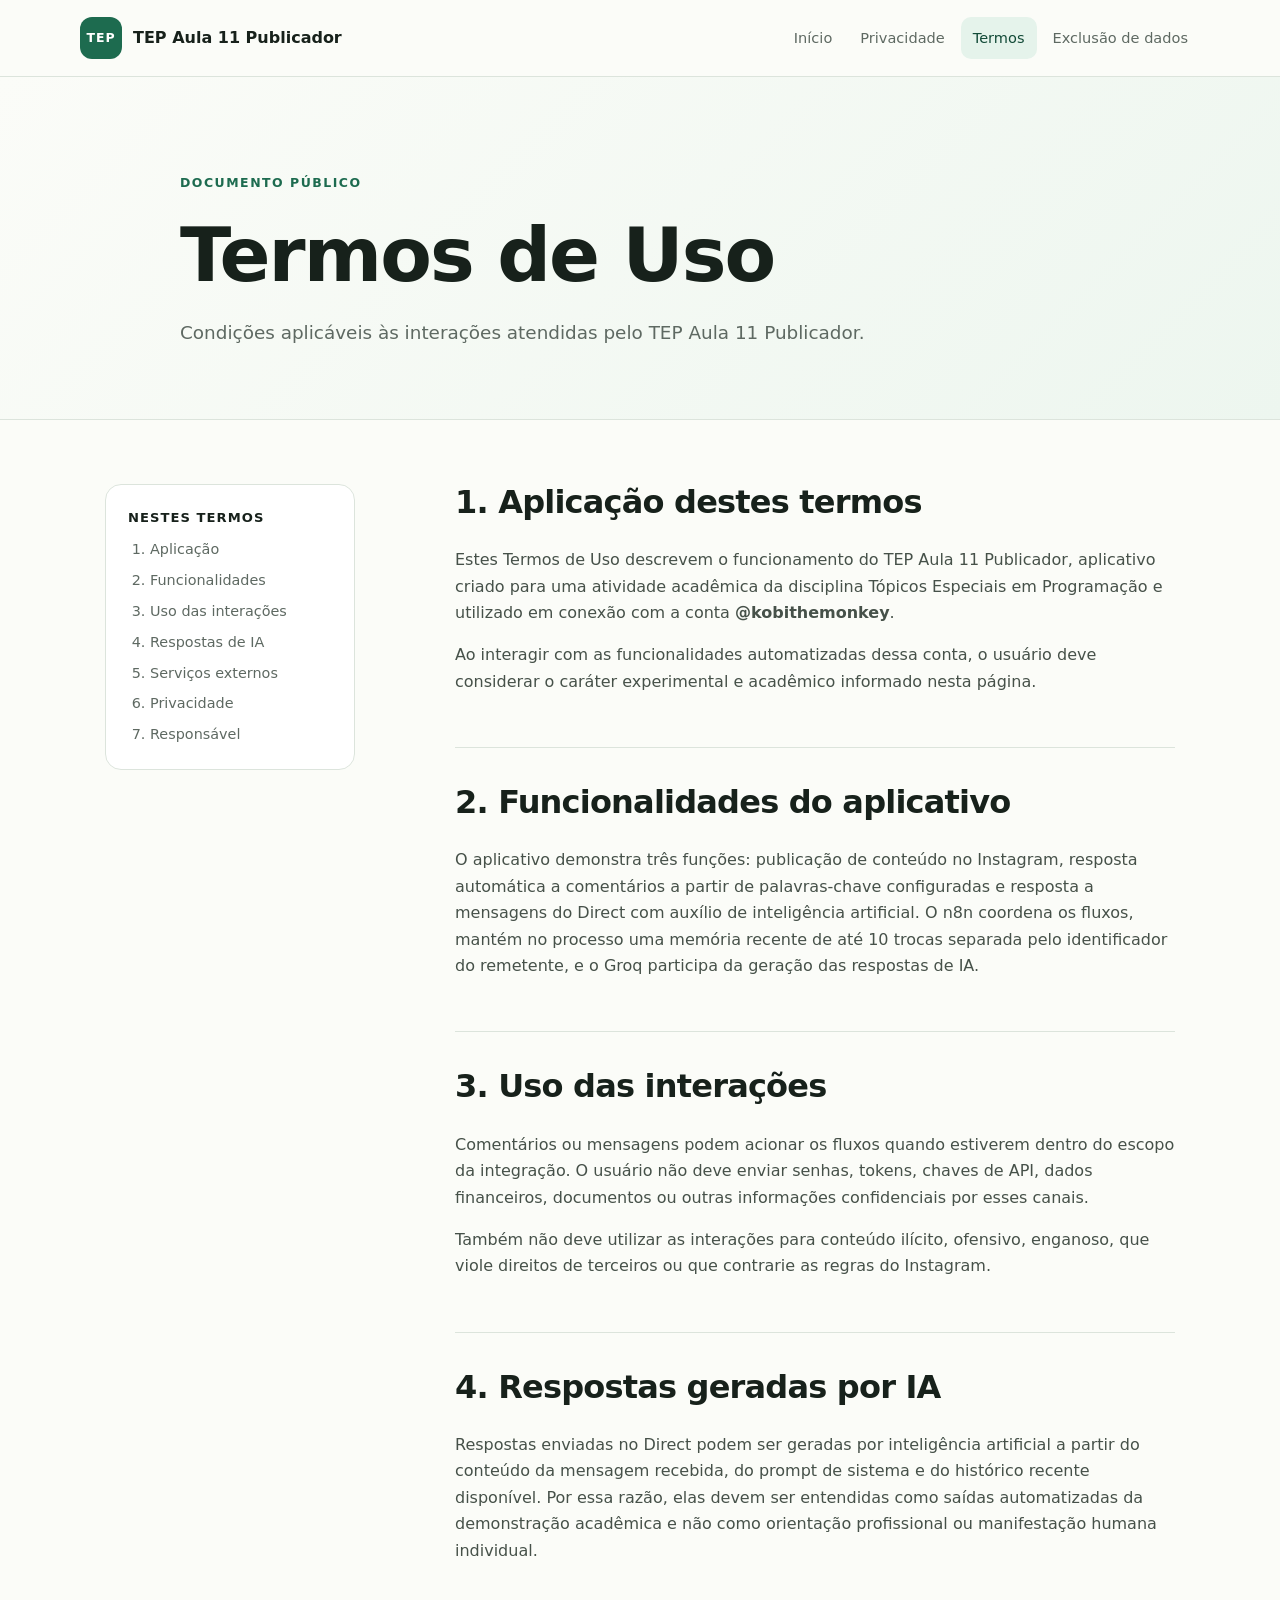
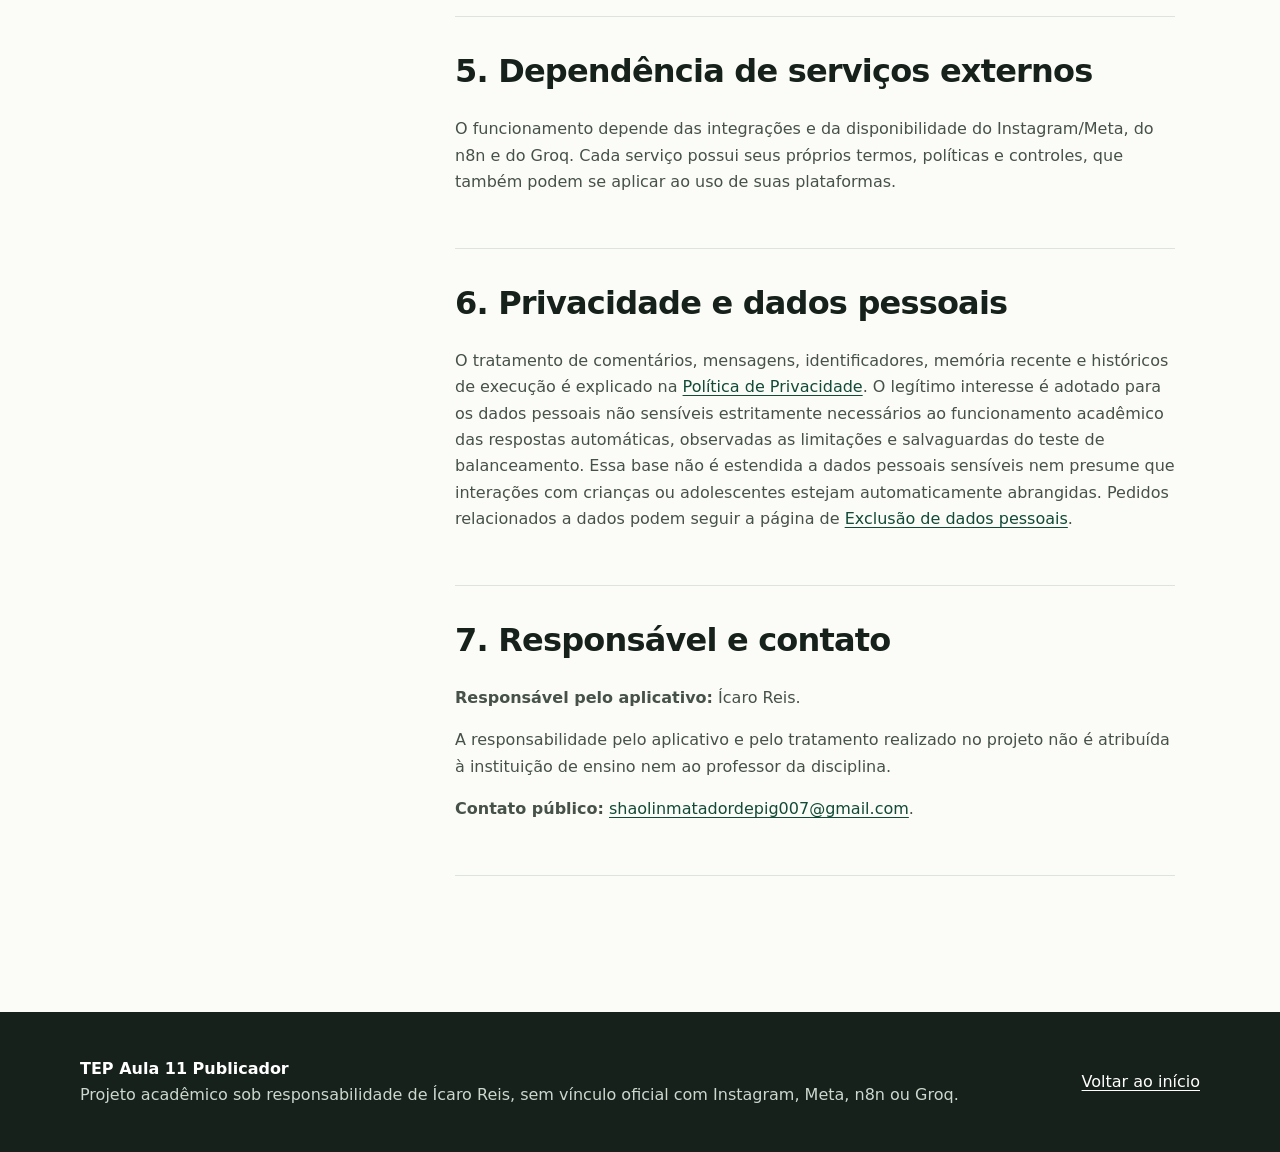
<file: termos.html>
<!doctype html>
<html lang="pt-BR">
  <head>
    <meta charset="utf-8">
    <meta name="viewport" content="width=device-width, initial-scale=1">
    <meta name="description" content="Termos de Uso do aplicativo acadêmico TEP Aula 11 Publicador.">
    <title>Termos de Uso | TEP Aula 11 Publicador</title>
    <link rel="stylesheet" href="styles.css">
  </head>
  <body>
    <a class="skip-link" href="#conteudo">Pular para o conteúdo</a>
    <header class="site-header">
      <div class="container header-inner">
        <a class="brand" href="index.html" aria-label="TEP Aula 11 Publicador — início"><span class="brand-mark" aria-hidden="true">TEP</span><span>TEP Aula 11 Publicador</span></a>
        <nav aria-label="Navegação principal"><ul class="nav-list"><li><a href="index.html">Início</a></li><li><a href="privacidade.html">Privacidade</a></li><li><a href="termos.html" aria-current="page">Termos</a></li><li><a href="exclusao-de-dados.html">Exclusão de dados</a></li></ul></nav>
      </div>
    </header>

    <main id="conteudo" class="legal-main">
      <header class="legal-hero"><div class="container legal-intro"><p class="eyebrow">Documento público</p><h1>Termos de Uso</h1><p>Condições aplicáveis às interações atendidas pelo TEP Aula 11 Publicador.</p></div></header>
      <div class="container legal-layout">
        <aside class="legal-index" aria-label="Nestes termos"><p>Nestes termos</p><ol><li><a href="#aplicacao">Aplicação</a></li><li><a href="#funcionalidades">Funcionalidades</a></li><li><a href="#uso">Uso das interações</a></li><li><a href="#ia">Respostas de IA</a></li><li><a href="#servicos">Serviços externos</a></li><li><a href="#privacidade">Privacidade</a></li><li><a href="#responsavel">Responsável</a></li></ol></aside>
        <article class="legal-content">
          <section id="aplicacao"><h2>1. Aplicação destes termos</h2><p>Estes Termos de Uso descrevem o funcionamento do TEP Aula 11 Publicador, aplicativo criado para uma atividade acadêmica da disciplina Tópicos Especiais em Programação e utilizado em conexão com a conta <strong>@kobithemonkey</strong>.</p><p>Ao interagir com as funcionalidades automatizadas dessa conta, o usuário deve considerar o caráter experimental e acadêmico informado nesta página.</p></section>
          <section id="funcionalidades"><h2>2. Funcionalidades do aplicativo</h2><p>O aplicativo demonstra três funções: publicação de conteúdo no Instagram, resposta automática a comentários a partir de palavras-chave configuradas e resposta a mensagens do Direct com auxílio de inteligência artificial. O n8n coordena os fluxos, mantém no processo uma memória recente de até 10 trocas separada pelo identificador do remetente, e o Groq participa da geração das respostas de IA.</p></section>
          <section id="uso"><h2>3. Uso das interações</h2><p>Comentários ou mensagens podem acionar os fluxos quando estiverem dentro do escopo da integração. O usuário não deve enviar senhas, tokens, chaves de API, dados financeiros, documentos ou outras informações confidenciais por esses canais.</p><p>Também não deve utilizar as interações para conteúdo ilícito, ofensivo, enganoso, que viole direitos de terceiros ou que contrarie as regras do Instagram.</p></section>
          <section id="ia"><h2>4. Respostas geradas por IA</h2><p>Respostas enviadas no Direct podem ser geradas por inteligência artificial a partir do conteúdo da mensagem recebida, do prompt de sistema e do histórico recente disponível. Por essa razão, elas devem ser entendidas como saídas automatizadas da demonstração acadêmica e não como orientação profissional ou manifestação humana individual.</p></section>
          <section id="servicos"><h2>5. Dependência de serviços externos</h2><p>O funcionamento depende das integrações e da disponibilidade do Instagram/Meta, do n8n e do Groq. Cada serviço possui seus próprios termos, políticas e controles, que também podem se aplicar ao uso de suas plataformas.</p></section>
          <section id="privacidade"><h2>6. Privacidade e dados pessoais</h2><p>O tratamento de comentários, mensagens, identificadores, memória recente e históricos de execução é explicado na <a href="privacidade.html">Política de Privacidade</a>. O legítimo interesse é adotado para os dados pessoais não sensíveis estritamente necessários ao funcionamento acadêmico das respostas automáticas, observadas as limitações e salvaguardas do teste de balanceamento. Essa base não é estendida a dados pessoais sensíveis nem presume que interações com crianças ou adolescentes estejam automaticamente abrangidas. Pedidos relacionados a dados podem seguir a página de <a href="exclusao-de-dados.html">Exclusão de dados pessoais</a>.</p></section>
          <section id="responsavel"><h2>7. Responsável e contato</h2><p><strong>Responsável pelo aplicativo:</strong> Ícaro Reis.</p><p>A responsabilidade pelo aplicativo e pelo tratamento realizado no projeto não é atribuída à instituição de ensino nem ao professor da disciplina.</p><p><strong>Contato público:</strong> <a href="mailto:shaolinmatadordepig007@gmail.com">shaolinmatadordepig007@gmail.com</a>.</p></section>
        </article>
      </div>
    </main>
    <footer class="site-footer"><div class="container footer-inner"><div><p class="footer-title">TEP Aula 11 Publicador</p><p>Projeto acadêmico sob responsabilidade de Ícaro Reis, sem vínculo oficial com Instagram, Meta, n8n ou Groq.</p></div><a href="index.html">Voltar ao início</a></div></footer>
  </body>
</html>
</file>
<file: styles.css>
:root {
  --ink: #17211b;
  --muted: #5e6962;
  --paper: #fbfcf8;
  --surface: #ffffff;
  --line: #dce4dc;
  --accent: #1d6b4f;
  --accent-dark: #124a37;
  --accent-soft: #e5f3eb;
  --warm: #f2eddf;
  --warning: #fff4d8;
  --warning-line: #d5a832;
  --shadow: 0 18px 48px rgb(25 54 39 / 10%);
  --radius: 20px;
  --container: 1120px;
}

* { box-sizing: border-box; }
html { scroll-behavior: smooth; }
body {
  margin: 0;
  color: var(--ink);
  background: var(--paper);
  font-family: Inter, ui-sans-serif, system-ui, -apple-system, BlinkMacSystemFont, "Segoe UI", sans-serif;
  line-height: 1.65;
  -webkit-font-smoothing: antialiased;
}

a { color: var(--accent-dark); text-underline-offset: 3px; }
a:hover { color: var(--accent); }
h1, h2, h3, p { margin-top: 0; }
h1, h2, h3 { line-height: 1.15; letter-spacing: -0.025em; }
h1 { font-size: clamp(2.55rem, 6vw, 5rem); max-width: 900px; }
h2 { font-size: clamp(1.8rem, 3.2vw, 2.8rem); }
h3 { font-size: 1.3rem; }

.container { width: min(calc(100% - 40px), var(--container)); margin-inline: auto; }
.skip-link { position: fixed; left: 16px; top: -80px; z-index: 100; padding: 10px 14px; background: var(--ink); color: white; border-radius: 8px; }
.skip-link:focus { top: 16px; }

.site-header { position: sticky; top: 0; z-index: 20; background: rgb(251 252 248 / 92%); border-bottom: 1px solid var(--line); backdrop-filter: blur(14px); }
.header-inner { min-height: 76px; display: flex; align-items: center; justify-content: space-between; gap: 28px; }
.brand { display: inline-flex; align-items: center; gap: 11px; color: var(--ink); font-weight: 760; text-decoration: none; white-space: nowrap; }
.brand-mark { display: grid; place-items: center; width: 42px; height: 42px; border-radius: 12px; color: white; background: var(--accent); font-size: .78rem; letter-spacing: .08em; }
.nav-list { display: flex; align-items: center; gap: 4px; margin: 0; padding: 0; list-style: none; }
.nav-list a { display: block; padding: 9px 12px; border-radius: 10px; color: var(--muted); font-size: .91rem; text-decoration: none; }
.nav-list a:hover, .nav-list a[aria-current="page"] { color: var(--accent-dark); background: var(--accent-soft); }

.hero { position: relative; overflow: hidden; padding: clamp(72px, 10vw, 132px) 0; border-bottom: 1px solid var(--line); }
.hero::after { content: ""; position: absolute; right: -12vw; top: -20vw; width: 50vw; height: 50vw; border: 1px solid #c6dccf; border-radius: 50%; box-shadow: 0 0 0 6vw #eef6f0, 0 0 0 12vw #f5f1e6; z-index: -1; }
.hero-grid { display: grid; grid-template-columns: minmax(0, 1.5fr) minmax(280px, .7fr); gap: clamp(48px, 8vw, 96px); align-items: end; }
.eyebrow { margin-bottom: 18px; color: var(--accent); font-size: .78rem; font-weight: 800; letter-spacing: .12em; text-transform: uppercase; }
.hero-copy { max-width: 760px; color: var(--muted); font-size: clamp(1.08rem, 2vw, 1.3rem); }
.hero-actions { display: flex; flex-wrap: wrap; gap: 12px; margin-top: 34px; }
.button { display: inline-flex; align-items: center; justify-content: center; min-height: 48px; padding: 12px 18px; border: 1px solid transparent; border-radius: 12px; font-weight: 750; text-decoration: none; }
.button-primary { background: var(--accent); color: white; box-shadow: 0 10px 25px rgb(29 107 79 / 18%); }
.button-primary:hover { background: var(--accent-dark); color: white; }
.button-secondary { color: var(--accent-dark); background: var(--surface); border-color: var(--line); }
.summary-card, .feature-card, .instruction-card { background: var(--surface); border: 1px solid var(--line); border-radius: var(--radius); box-shadow: var(--shadow); }
.summary-card { padding: 28px; }
.card-label { color: var(--accent); font-size: .78rem; font-weight: 800; letter-spacing: .1em; text-transform: uppercase; }
.check-list { display: grid; gap: 15px; margin: 0; padding: 0; list-style: none; }
.check-list li { position: relative; padding-left: 28px; }
.check-list li::before { content: "✓"; position: absolute; left: 0; color: var(--accent); font-weight: 900; }

.section { padding: clamp(72px, 9vw, 112px) 0; }
.section-muted { background: var(--warm); }
.section-heading { max-width: 720px; margin-bottom: 44px; }
.section-heading > p:last-child { color: var(--muted); font-size: 1.08rem; }
.feature-grid { display: grid; grid-template-columns: repeat(3, 1fr); gap: 18px; }
.feature-card { min-height: 270px; padding: 28px; }
.feature-card p { color: var(--muted); }
.feature-number { display: inline-block; margin-bottom: 52px; color: var(--accent); font-size: .82rem; font-weight: 800; letter-spacing: .12em; }
.split-panel { display: grid; grid-template-columns: .8fr 1.2fr; gap: clamp(48px, 8vw, 100px); }
.split-panel > div > p { color: var(--muted); font-size: 1.08rem; }
.document-links { margin-top: 28px; border-top: 1px solid #d8ceba; }
.document-links a { display: flex; justify-content: space-between; gap: 20px; padding: 18px 4px; color: var(--ink); border-bottom: 1px solid #d8ceba; font-weight: 740; text-decoration: none; }
.document-links a:hover { color: var(--accent); }

.legal-hero { padding: clamp(60px, 8vw, 96px) 0 52px; border-bottom: 1px solid var(--line); background: linear-gradient(135deg, var(--paper), #edf6ef); }
.legal-intro { max-width: 920px; }
.legal-intro h1 { margin-bottom: 20px; font-size: clamp(2.5rem, 6vw, 4.7rem); }
.legal-intro > p:not(.eyebrow):not(.draft-notice) { max-width: 700px; color: var(--muted); font-size: 1.15rem; }
.draft-notice, .pending-block { padding: 16px 18px; border-left: 4px solid var(--warning-line); background: var(--warning); border-radius: 0 10px 10px 0; }
.draft-notice { margin-top: 30px; font-size: .94rem; }
.legal-layout { display: grid; grid-template-columns: 250px minmax(0, 720px); gap: clamp(40px, 8vw, 100px); justify-content: center; padding-block: 64px 100px; }
.legal-index { align-self: start; position: sticky; top: 110px; padding: 22px; border: 1px solid var(--line); border-radius: 16px; background: var(--surface); }
.legal-index p { margin-bottom: 10px; font-size: .82rem; font-weight: 800; text-transform: uppercase; letter-spacing: .08em; }
.legal-index ol { display: grid; gap: 7px; margin: 0; padding-left: 22px; color: var(--muted); font-size: .9rem; }
.legal-index a { color: var(--muted); text-decoration: none; }
.legal-index a:hover { color: var(--accent); }
.legal-content section, .narrow-content section { scroll-margin-top: 110px; padding-bottom: 36px; margin-bottom: 36px; border-bottom: 1px solid var(--line); }
.legal-content h2, .narrow-content h2 { font-size: clamp(1.45rem, 3vw, 2rem); }
.legal-content p, .legal-content li, .narrow-content p { color: #465149; }
.legal-content li + li { margin-top: 8px; }
.pending { padding: 1px 5px; color: #725305; background: var(--warning); border-radius: 4px; }
.flow-list { display: grid; gap: 10px; margin: 24px 0; }
.flow-list div { display: grid; grid-template-columns: 150px 1fr; gap: 20px; padding: 18px; border: 1px solid var(--line); border-radius: 12px; background: var(--surface); }
.flow-list span { color: var(--muted); }
.narrow-content { max-width: 780px; padding-block: 64px 100px; }
.instruction-card { padding: clamp(24px, 5vw, 38px) !important; border-bottom: 1px solid var(--line) !important; }

.site-footer { padding: 44px 0; color: #cbd7cf; background: var(--ink); }
.footer-inner { display: flex; align-items: center; justify-content: space-between; gap: 32px; }
.site-footer p { margin-bottom: 0; }
.footer-title { color: white; font-weight: 780; }
.site-footer a { color: white; }

@media (max-width: 860px) {
  .header-inner { align-items: flex-start; flex-direction: column; gap: 12px; padding-block: 14px; }
  .nav-list { width: calc(100vw - 40px); overflow-x: auto; padding-bottom: 2px; }
  .nav-list a { white-space: nowrap; }
  .hero-grid, .feature-grid, .split-panel, .legal-layout { grid-template-columns: 1fr; }
  .summary-card { max-width: 520px; }
  .legal-index { display: none; }
}

@media (max-width: 560px) {
  .container { width: min(calc(100% - 28px), var(--container)); }
  .brand-mark { width: 38px; height: 38px; }
  .brand { font-size: .92rem; }
  .nav-list { width: calc(100vw - 28px); }
  .hero { padding-top: 60px; }
  .hero-actions { align-items: stretch; flex-direction: column; }
  .button { width: 100%; text-align: center; }
  .flow-list div { grid-template-columns: 1fr; gap: 6px; }
  .footer-inner { align-items: flex-start; flex-direction: column; }
}

@media (prefers-reduced-motion: reduce) {
  html { scroll-behavior: auto; }
}
</file>
